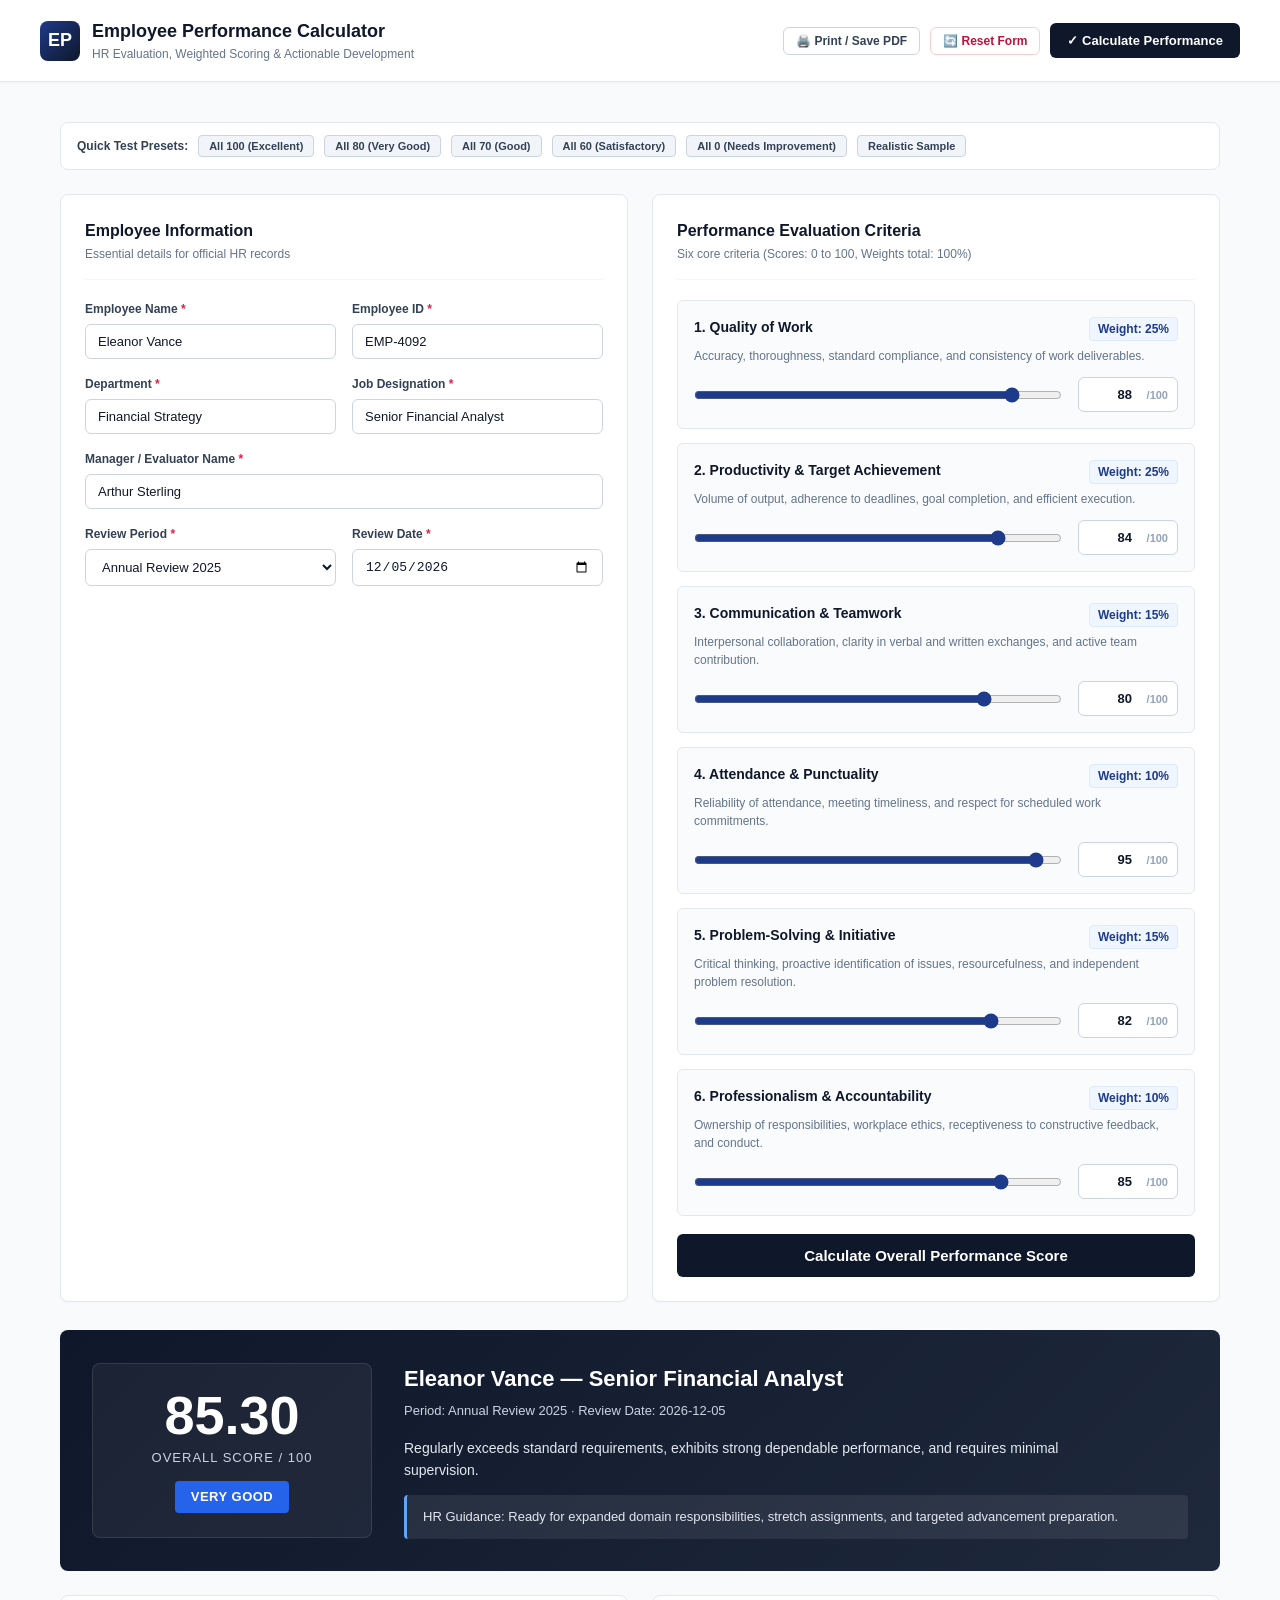
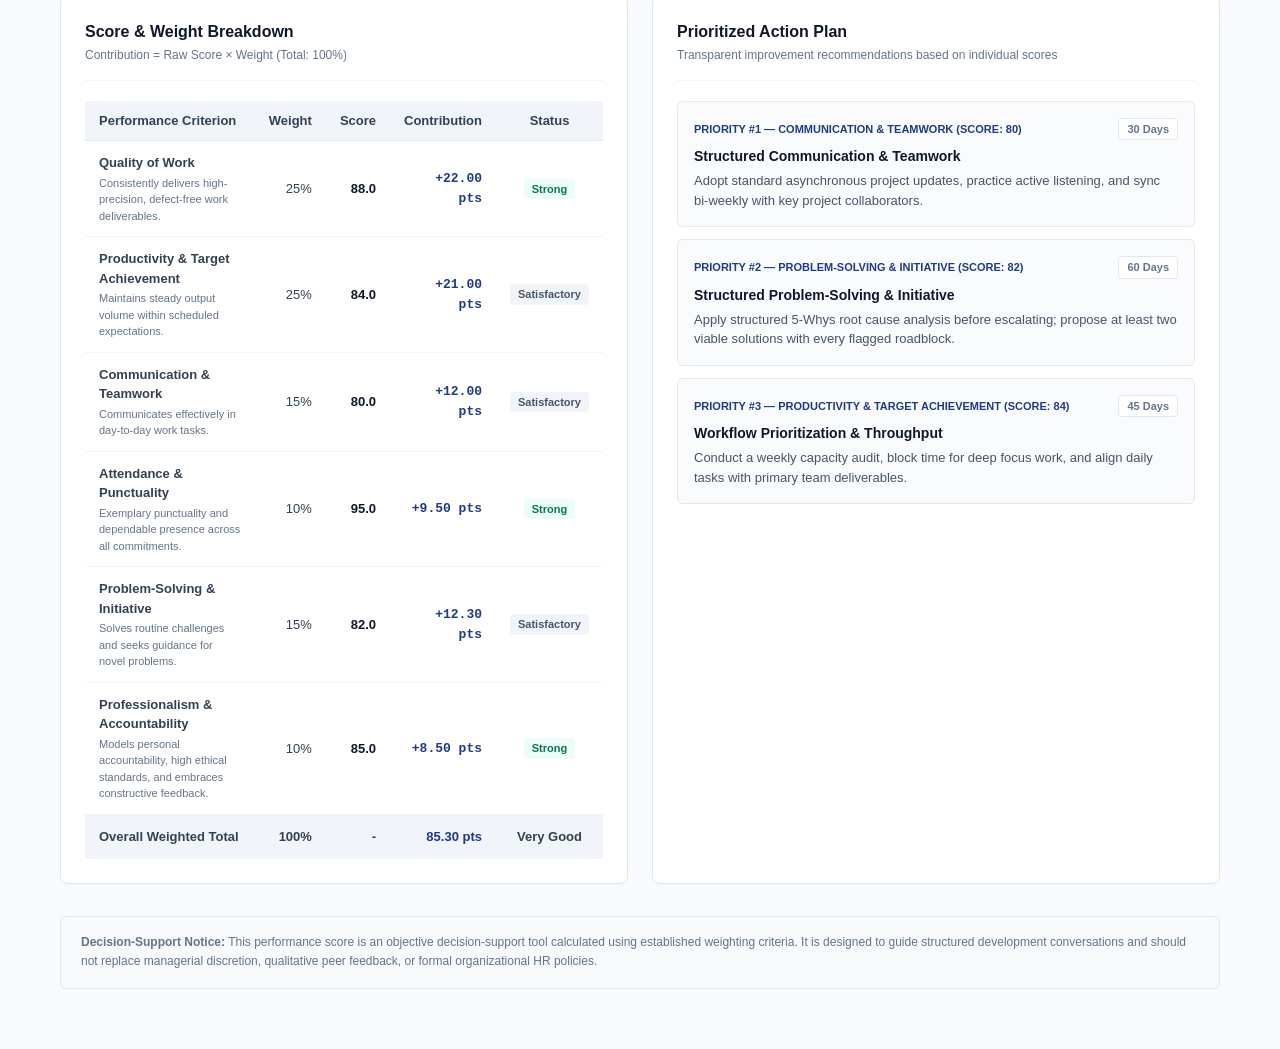
<file: public/employee-performance-calculator.html>
<!DOCTYPE html>
<html lang="en">
<head>
  <meta charset="UTF-8">
  <meta name="viewport" content="width=device-width, initial-scale=1.0">
  <title>Employee Performance Calculator - Standalone</title>
  <meta name="theme-color" content="#0f172a">
  <meta name="mobile-web-app-capable" content="yes">
  <meta name="apple-mobile-web-app-capable" content="yes">
  <meta name="apple-mobile-web-app-status-bar-style" content="black-translucent">
  <link rel="manifest" href="/manifest.json">
  <link rel="icon" type="image/svg+xml" href="/icon.svg">
  <link rel="apple-touch-icon" href="/apple-touch-icon.png">
  <style>
    :root {
      --navy-950: #0a1128;
      --navy-900: #0f172a;
      --navy-800: #1e293b;
      --slate-50: #f8fafc;
      --slate-100: #f1f5f9;
      --slate-200: #e2e8f0;
      --slate-300: #cbd5e1;
      --slate-400: #94a3b8;
      --slate-500: #64748b;
      --slate-600: #475569;
      --slate-700: #334155;
      --blue-600: #2563eb;
      --emerald-600: #059669;
      --amber-600: #d97706;
      --rose-600: #e11d48;
    }
    * { box-sizing: border-box; margin: 0; padding: 0; }
    body {
      font-family: -apple-system, BlinkMacSystemFont, "Segoe UI", Roboto, Helvetica, Arial, sans-serif;
      background-color: var(--slate-50);
      color: var(--navy-900);
      line-height: 1.5;
    }
    .container {
      max-width: 1200px;
      margin: 0 auto;
      padding: 24px 20px 60px 20px;
    }
    header {
      background-color: #ffffff;
      border-bottom: 1px solid var(--slate-200);
      padding: 18px 24px;
      position: sticky;
      top: 0;
      z-index: 30;
      box-shadow: 0 1px 3px rgba(0,0,0,0.03);
    }
    .header-inner {
      max-width: 1200px;
      margin: 0 auto;
      display: flex;
      justify-content: space-between;
      align-items: center;
      flex-wrap: wrap;
      gap: 16px;
    }
    .logo-area {
      display: flex;
      align-items: center;
      gap: 12px;
    }
    .logo-icon {
      width: 40px;
      height: 40px;
      background: linear-gradient(135deg, #1e3a8a, #0f172a);
      color: #ffffff;
      border-radius: 8px;
      display: flex;
      align-items: center;
      justify-content: center;
      font-weight: 700;
      font-size: 18px;
    }
    .logo-text h1 {
      font-size: 18px;
      font-weight: 700;
      color: var(--navy-900);
    }
    .logo-text p {
      font-size: 12px;
      color: var(--slate-500);
    }
    .header-actions {
      display: flex;
      gap: 10px;
      align-items: center;
      flex-wrap: wrap;
    }
    .btn {
      display: inline-flex;
      align-items: center;
      justify-content: center;
      gap: 8px;
      padding: 9px 16px;
      font-size: 13px;
      font-weight: 600;
      border-radius: 6px;
      cursor: pointer;
      transition: all 0.15s ease;
      text-decoration: none;
      border: 1px solid transparent;
      user-select: none;
    }
    .btn-primary {
      background-color: var(--navy-900);
      color: #ffffff;
    }
    .btn-primary:hover {
      background-color: #1e293b;
    }
    .btn-outline {
      background-color: #ffffff;
      border-color: var(--slate-300);
      color: var(--slate-700);
    }
    .btn-outline:hover {
      background-color: var(--slate-100);
      color: var(--navy-900);
    }
    .btn-danger {
      background-color: #ffffff;
      border-color: #fecdd3;
      color: #be123c;
    }
    .btn-danger:hover {
      background-color: #fff1f2;
    }
    .btn-sm {
      padding: 6px 12px;
      font-size: 12px;
    }
    .grid-2 {
      display: grid;
      grid-template-columns: 1fr 1fr;
      gap: 24px;
      margin-top: 24px;
    }
    @media (max-width: 900px) {
      .grid-2 { grid-template-columns: 1fr; }
    }
    .card {
      background: #ffffff;
      border: 1px solid var(--slate-200);
      border-radius: 8px;
      padding: 24px;
      box-shadow: 0 1px 3px rgba(0,0,0,0.02);
    }
    .card-header {
      padding-bottom: 16px;
      margin-bottom: 20px;
      border-bottom: 1px solid var(--slate-100);
    }
    .card-title {
      font-size: 16px;
      font-weight: 700;
      color: var(--navy-900);
    }
    .card-subtitle {
      font-size: 12px;
      color: var(--slate-500);
      margin-top: 2px;
    }
    .form-grid {
      display: grid;
      grid-template-columns: 1fr 1fr;
      gap: 16px;
    }
    @media (max-width: 600px) {
      .form-grid { grid-template-columns: 1fr; }
    }
    .form-group {
      display: flex;
      flex-direction: column;
      gap: 6px;
    }
    .form-group.full-width {
      grid-column: 1 / -1;
    }
    label {
      font-size: 12px;
      font-weight: 600;
      color: var(--slate-700);
    }
    label .req {
      color: #e11d48;
    }
    input[type="text"], input[type="date"], select, input[type="number"] {
      padding: 9px 12px;
      border: 1px solid var(--slate-300);
      border-radius: 6px;
      font-size: 13px;
      color: var(--navy-900);
      background-color: #ffffff;
      outline: none;
      width: 100%;
    }
    input:focus, select:focus {
      border-color: var(--blue-600);
      box-shadow: 0 0 0 3px rgba(37, 99, 235, 0.12);
    }
    .error-msg {
      font-size: 11px;
      color: #e11d48;
      display: none;
      margin-top: 2px;
    }
    .has-error input, .has-error select {
      border-color: #e11d48;
      background-color: #fff1f2;
    }
    .has-error .error-msg {
      display: block;
    }
    .criterion-item {
      padding: 16px;
      border: 1px solid var(--slate-200);
      border-radius: 6px;
      margin-bottom: 14px;
      background: #fafbfc;
    }
    .criterion-top {
      display: flex;
      justify-content: space-between;
      align-items: flex-start;
      margin-bottom: 6px;
    }
    .criterion-title {
      font-size: 14px;
      font-weight: 700;
      color: var(--navy-900);
    }
    .criterion-weight {
      font-size: 12px;
      font-weight: 700;
      color: #1e3a8a;
      background: #eff6ff;
      padding: 2px 8px;
      border-radius: 4px;
      border: 1px solid #dbeafe;
    }
    .criterion-desc {
      font-size: 12px;
      color: var(--slate-500);
      margin-bottom: 12px;
    }
    .score-controls {
      display: grid;
      grid-template-columns: 1fr 100px;
      gap: 16px;
      align-items: center;
    }
    input[type="range"] {
      width: 100%;
      accent-color: #1e3a8a;
      cursor: pointer;
    }
    .score-input-box {
      position: relative;
    }
    .score-input-box input {
      padding-right: 30px;
      font-weight: 700;
      text-align: right;
    }
    .score-input-box span {
      position: absolute;
      right: 10px;
      top: 50%;
      transform: translateY(-50%);
      font-size: 11px;
      color: var(--slate-400);
      font-weight: 600;
      pointer-events: none;
    }
    .preset-bar {
      margin-top: 16px;
      padding: 12px 16px;
      background: #ffffff;
      border: 1px solid var(--slate-200);
      border-radius: 8px;
      display: flex;
      align-items: center;
      gap: 10px;
      flex-wrap: wrap;
    }
    .preset-label {
      font-size: 12px;
      font-weight: 700;
      color: var(--slate-700);
    }
    .preset-btn {
      background: var(--slate-100);
      border: 1px solid var(--slate-300);
      padding: 4px 10px;
      font-size: 11px;
      font-weight: 600;
      color: var(--slate-700);
      border-radius: 4px;
      cursor: pointer;
    }
    .preset-btn:hover {
      background: var(--navy-900);
      color: #ffffff;
    }
    #resultsSection {
      display: none;
      margin-top: 28px;
    }
    .results-hero {
      background: linear-gradient(135deg, #0f172a 0%, #1e293b 100%);
      color: #ffffff;
      border-radius: 8px;
      padding: 32px;
      margin-bottom: 24px;
      display: grid;
      grid-template-columns: 280px 1fr;
      gap: 32px;
      align-items: center;
    }
    @media (max-width: 800px) {
      .results-hero { grid-template-columns: 1fr; text-align: center; }
    }
    .score-circle-box {
      display: flex;
      flex-direction: column;
      align-items: center;
      justify-content: center;
      background: rgba(255, 255, 255, 0.05);
      border: 1px solid rgba(255, 255, 255, 0.1);
      border-radius: 8px;
      padding: 24px 20px;
    }
    .score-large {
      font-size: 54px;
      font-weight: 800;
      line-height: 1;
      font-variant-numeric: tabular-nums;
    }
    .score-sub {
      font-size: 13px;
      color: var(--slate-300);
      margin-top: 6px;
      text-transform: uppercase;
      letter-spacing: 1px;
    }
    .rating-badge {
      display: inline-block;
      margin-top: 14px;
      padding: 6px 16px;
      border-radius: 4px;
      font-size: 13px;
      font-weight: 700;
      letter-spacing: 0.5px;
      text-transform: uppercase;
    }
    .rating-badge.excellent { background: #059669; color: #ffffff; }
    .rating-badge.very-good { background: #2563eb; color: #ffffff; }
    .rating-badge.good { background: #0d9488; color: #ffffff; }
    .rating-badge.satisfactory { background: #d97706; color: #ffffff; }
    .rating-badge.needs-improvement { background: #e11d48; color: #ffffff; }
    .summary-details h2 { font-size: 22px; font-weight: 700; margin-bottom: 6px; }
    .summary-meta { font-size: 13px; color: var(--slate-300); margin-bottom: 16px; }
    .summary-desc { font-size: 14px; color: var(--slate-200); line-height: 1.6; max-width: 700px; }
    .guidance-box {
      margin-top: 14px;
      padding: 12px 16px;
      background: rgba(255, 255, 255, 0.08);
      border-left: 3px solid #60a5fa;
      border-radius: 4px;
      font-size: 13px;
      color: #e2e8f0;
    }
    .table-container { overflow-x: auto; margin-top: 12px; }
    table { width: 100%; border-collapse: collapse; font-size: 13px; text-align: left; }
    th {
      background: var(--slate-100);
      padding: 10px 14px;
      font-weight: 700;
      color: var(--slate-700);
      border-bottom: 1px solid var(--slate-200);
    }
    td { padding: 12px 14px; border-bottom: 1px solid var(--slate-100); color: var(--slate-700); }
    .score-cell { font-weight: 700; color: var(--navy-900); }
    .contrib-cell { font-weight: 700; color: #1e3a8a; font-family: monospace; }
    .status-tag { font-size: 11px; font-weight: 600; padding: 2px 8px; border-radius: 4px; display: inline-block; }
    .status-strong { background: #ecfdf5; color: #047857; }
    .status-sat { background: #f1f5f9; color: #475569; }
    .status-growth { background: #fff1f2; color: #be123c; }
    .action-step-card {
      border: 1px solid var(--slate-200);
      border-radius: 6px;
      padding: 16px;
      margin-bottom: 12px;
      background: #fafbfc;
    }
    .action-step-header { display: flex; justify-content: space-between; align-items: center; margin-bottom: 6px; }
    .action-step-num { font-size: 11px; font-weight: 800; color: #1e3a8a; text-transform: uppercase; }
    .action-step-title { font-size: 14px; font-weight: 700; color: var(--navy-900); }
    .action-step-timeline {
      font-size: 11px;
      font-weight: 600;
      color: var(--slate-500);
      background: #ffffff;
      padding: 2px 8px;
      border-radius: 4px;
      border: 1px solid var(--slate-200);
    }
    .action-step-body { font-size: 13px; color: var(--slate-600); margin-top: 4px; }
    .disclaimer-box {
      margin-top: 32px;
      padding: 16px 20px;
      background: #f8fafc;
      border: 1px solid var(--slate-200);
      border-radius: 6px;
      font-size: 12px;
      color: var(--slate-500);
      line-height: 1.6;
    }
    @media print {
      body { background: #ffffff !important; color: #000000 !important; }
      header, .no-print, .preset-bar, #calculateBtn, #resetBtn { display: none !important; }
      #resultsSection { display: block !important; margin-top: 0 !important; }
      .container { max-width: 100% !important; padding: 0 !important; }
      .card { border: 1px solid #ccc !important; box-shadow: none !important; }
      .results-hero { background: #0f172a !important; color: #ffffff !important; -webkit-print-color-adjust: exact; print-color-adjust: exact; }
    }
  </style>
</head>
<body>

  <header>
    <div class="header-inner">
      <div class="logo-area">
        <div class="logo-icon">EP</div>
        <div class="logo-text">
          <h1>Employee Performance Calculator</h1>
          <p>HR Evaluation, Weighted Scoring & Actionable Development</p>
        </div>
      </div>
      <div class="header-actions no-print">
        <button type="button" class="btn btn-outline btn-sm" onclick="window.print()">
          🖨️ Print / Save PDF
        </button>
        <button type="button" class="btn btn-danger btn-sm" onclick="confirmReset()">
          🔄 Reset Form
        </button>
        <button type="button" class="btn btn-primary" onclick="handleCalculate()">
          ✓ Calculate Performance
        </button>
      </div>
    </div>
  </header>

  <div class="container">
    <div class="preset-bar no-print">
      <span class="preset-label">Quick Test Presets:</span>
      <button type="button" class="preset-btn" onclick="applyPreset(100)">All 100 (Excellent)</button>
      <button type="button" class="preset-btn" onclick="applyPreset(80)">All 80 (Very Good)</button>
      <button type="button" class="preset-btn" onclick="applyPreset(70)">All 70 (Good)</button>
      <button type="button" class="preset-btn" onclick="applyPreset(60)">All 60 (Satisfactory)</button>
      <button type="button" class="preset-btn" onclick="applyPreset(0)">All 0 (Needs Improvement)</button>
      <button type="button" class="preset-btn" onclick="loadSampleReview()">Realistic Sample</button>
    </div>

    <form id="evalForm" onsubmit="event.preventDefault(); handleCalculate();">
      <div class="grid-2">
        <div class="card">
          <div class="card-header">
            <h2 class="card-title">Employee Information</h2>
            <p class="card-subtitle">Essential details for official HR records</p>
          </div>
          <div class="form-grid">
            <div class="form-group" id="group_name">
              <label for="empName">Employee Name <span class="req">*</span></label>
              <input type="text" id="empName" placeholder="e.g. Eleanor Vance" required value="Eleanor Vance">
              <span class="error-msg">Employee name is required.</span>
            </div>

            <div class="form-group" id="group_id">
              <label for="empId">Employee ID <span class="req">*</span></label>
              <input type="text" id="empId" placeholder="e.g. EMP-4092" required value="EMP-4092">
              <span class="error-msg">Employee ID is required.</span>
            </div>

            <div class="form-group" id="group_dept">
              <label for="empDept">Department <span class="req">*</span></label>
              <input type="text" id="empDept" placeholder="e.g. Financial Strategy" required value="Financial Strategy">
              <span class="error-msg">Department is required.</span>
            </div>

            <div class="form-group" id="group_desig">
              <label for="empDesig">Job Designation <span class="req">*</span></label>
              <input type="text" id="empDesig" placeholder="e.g. Senior Financial Analyst" required value="Senior Financial Analyst">
              <span class="error-msg">Job designation is required.</span>
            </div>

            <div class="form-group full-width" id="group_mgr">
              <label for="mgrName">Manager / Evaluator Name <span class="req">*</span></label>
              <input type="text" id="mgrName" placeholder="e.g. Arthur Sterling" required value="Arthur Sterling">
              <span class="error-msg">Manager name is required.</span>
            </div>

            <div class="form-group" id="group_period">
              <label for="reviewPeriod">Review Period <span class="req">*</span></label>
              <select id="reviewPeriod" required>
                <option value="Annual Review 2025" selected>Annual Review 2025</option>
                <option value="Annual Review 2026">Annual Review 2026</option>
                <option value="Q1 2026">Q1 2026</option>
                <option value="Q2 2026">Q2 2026</option>
                <option value="Q3 2026">Q3 2026</option>
                <option value="Q4 2026">Q4 2026</option>
                <option value="Mid-Year Review 2026">Mid-Year Review 2026</option>
                <option value="Probationary 90-Day Review">Probationary 90-Day Review</option>
              </select>
              <span class="error-msg">Review period is required.</span>
            </div>

            <div class="form-group" id="group_date">
              <label for="reviewDate">Review Date <span class="req">*</span></label>
              <input type="date" id="reviewDate" required>
              <span class="error-msg">Review date is required.</span>
            </div>
          </div>
        </div>

        <div class="card">
          <div class="card-header">
            <h2 class="card-title">Performance Evaluation Criteria</h2>
            <p class="card-subtitle">Six core criteria (Scores: 0 to 100, Weights total: 100%)</p>
          </div>

          <div class="criterion-item" id="crit_quality">
            <div class="criterion-top">
              <span class="criterion-title">1. Quality of Work</span>
              <span class="criterion-weight">Weight: 25%</span>
            </div>
            <div class="criterion-desc">Accuracy, thoroughness, standard compliance, and consistency of work deliverables.</div>
            <div class="score-controls">
              <input type="range" id="range_quality" min="0" max="100" value="88" oninput="syncScore('quality', this.value)">
              <div class="score-input-box">
                <input type="number" id="score_quality" min="0" max="100" value="88" oninput="syncRange('quality', this.value)">
                <span>/100</span>
              </div>
            </div>
            <span class="error-msg" id="err_quality">Enter a valid score between 0 and 100.</span>
          </div>

          <div class="criterion-item" id="crit_productivity">
            <div class="criterion-top">
              <span class="criterion-title">2. Productivity & Target Achievement</span>
              <span class="criterion-weight">Weight: 25%</span>
            </div>
            <div class="criterion-desc">Volume of output, adherence to deadlines, goal completion, and efficient execution.</div>
            <div class="score-controls">
              <input type="range" id="range_productivity" min="0" max="100" value="84" oninput="syncScore('productivity', this.value)">
              <div class="score-input-box">
                <input type="number" id="score_productivity" min="0" max="100" value="84" oninput="syncRange('productivity', this.value)">
                <span>/100</span>
              </div>
            </div>
            <span class="error-msg" id="err_productivity">Enter a valid score between 0 and 100.</span>
          </div>

          <div class="criterion-item" id="crit_communication">
            <div class="criterion-top">
              <span class="criterion-title">3. Communication & Teamwork</span>
              <span class="criterion-weight">Weight: 15%</span>
            </div>
            <div class="criterion-desc">Interpersonal collaboration, clarity in verbal and written exchanges, and active team contribution.</div>
            <div class="score-controls">
              <input type="range" id="range_communication" min="0" max="100" value="80" oninput="syncScore('communication', this.value)">
              <div class="score-input-box">
                <input type="number" id="score_communication" min="0" max="100" value="80" oninput="syncRange('communication', this.value)">
                <span>/100</span>
              </div>
            </div>
            <span class="error-msg" id="err_communication">Enter a valid score between 0 and 100.</span>
          </div>

          <div class="criterion-item" id="crit_attendance">
            <div class="criterion-top">
              <span class="criterion-title">4. Attendance & Punctuality</span>
              <span class="criterion-weight">Weight: 10%</span>
            </div>
            <div class="criterion-desc">Reliability of attendance, meeting timeliness, and respect for scheduled work commitments.</div>
            <div class="score-controls">
              <input type="range" id="range_attendance" min="0" max="100" value="95" oninput="syncScore('attendance', this.value)">
              <div class="score-input-box">
                <input type="number" id="score_attendance" min="0" max="100" value="95" oninput="syncRange('attendance', this.value)">
                <span>/100</span>
              </div>
            </div>
            <span class="error-msg" id="err_attendance">Enter a valid score between 0 and 100.</span>
          </div>

          <div class="criterion-item" id="crit_problem_solving">
            <div class="criterion-top">
              <span class="criterion-title">5. Problem-Solving & Initiative</span>
              <span class="criterion-weight">Weight: 15%</span>
            </div>
            <div class="criterion-desc">Critical thinking, proactive identification of issues, resourcefulness, and independent problem resolution.</div>
            <div class="score-controls">
              <input type="range" id="range_problem_solving" min="0" max="100" value="82" oninput="syncScore('problem_solving', this.value)">
              <div class="score-input-box">
                <input type="number" id="score_problem_solving" min="0" max="100" value="82" oninput="syncRange('problem_solving', this.value)">
                <span>/100</span>
              </div>
            </div>
            <span class="error-msg" id="err_problem_solving">Enter a valid score between 0 and 100.</span>
          </div>

          <div class="criterion-item" id="crit_professionalism">
            <div class="criterion-top">
              <span class="criterion-title">6. Professionalism & Accountability</span>
              <span class="criterion-weight">Weight: 10%</span>
            </div>
            <div class="criterion-desc">Ownership of responsibilities, workplace ethics, receptiveness to constructive feedback, and conduct.</div>
            <div class="score-controls">
              <input type="range" id="range_professionalism" min="0" max="100" value="85" oninput="syncScore('professionalism', this.value)">
              <div class="score-input-box">
                <input type="number" id="score_professionalism" min="0" max="100" value="85" oninput="syncRange('professionalism', this.value)">
                <span>/100</span>
              </div>
            </div>
            <span class="error-msg" id="err_professionalism">Enter a valid score between 0 and 100.</span>
          </div>

          <div style="margin-top: 18px;" class="no-print">
            <button type="submit" id="calculateBtn" class="btn btn-primary" style="width: 100%; padding: 12px; font-size: 15px;">
              Calculate Overall Performance Score
            </button>
          </div>
        </div>
      </div>
    </form>

    <section id="resultsSection">
      <div class="results-hero">
        <div class="score-circle-box">
          <div class="score-large" id="resOverallScore">85.00</div>
          <div class="score-sub">Overall Score / 100</div>
          <div class="rating-badge" id="resRatingBadge">VERY GOOD</div>
        </div>
        <div class="summary-details">
          <h2 id="resEmployeeHeadline">Performance Evaluation Summary</h2>
          <div class="summary-meta" id="resMetaText">Period: Annual Review 2025 · Evaluated on Oct 11, 2026</div>
          <p class="summary-desc" id="resRatingSummary">Performance assessment description will appear here.</p>
          <div class="guidance-box" id="resRatingGuidance">Organizational guidance details.</div>
        </div>
      </div>

      <div class="grid-2">
        <div class="card">
          <div class="card-header">
            <h2 class="card-title">Score & Weight Breakdown</h2>
            <p class="card-subtitle">Contribution = Raw Score × Weight (Total: 100%)</p>
          </div>
          <div class="table-container">
            <table>
              <thead>
                <tr>
                  <th>Performance Criterion</th>
                  <th style="text-align: right;">Weight</th>
                  <th style="text-align: right;">Score</th>
                  <th style="text-align: right;">Contribution</th>
                  <th style="text-align: center;">Status</th>
                </tr>
              </thead>
              <tbody id="breakdownTbody"></tbody>
              <tfoot>
                <tr style="background: var(--slate-100); font-weight: 700;">
                  <td>Overall Weighted Total</td>
                  <td style="text-align: right;">100%</td>
                  <td style="text-align: right;">-</td>
                  <td style="text-align: right; color: #1e3a8a;" id="tableTotalContrib">0.00 pts</td>
                  <td style="text-align: center;" id="tableRatingLabel">RATING</td>
                </tr>
              </tfoot>
            </table>
          </div>
        </div>

        <div class="card">
          <div class="card-header">
            <h2 class="card-title">Prioritized Action Plan</h2>
            <p class="card-subtitle">Transparent improvement recommendations based on individual scores</p>
          </div>
          <div id="actionsContainer"></div>
        </div>
      </div>

      <div class="disclaimer-box">
        <strong>Decision-Support Notice:</strong> This performance score is an objective decision-support tool calculated using established weighting criteria. It is designed to guide structured development conversations and should not replace managerial discretion, qualitative peer feedback, or formal organizational HR policies.
      </div>
    </section>
  </div>

  <script>
    document.getElementById('reviewDate').value = new Date().toISOString().split('T')[0];

    const CRITERIA_CONFIG = [
      { id: 'quality', name: 'Quality of Work', weight: 0.25, pct: 25 },
      { id: 'productivity', name: 'Productivity & Target Achievement', weight: 0.25, pct: 25 },
      { id: 'communication', name: 'Communication & Teamwork', weight: 0.15, pct: 15 },
      { id: 'attendance', name: 'Attendance & Punctuality', weight: 0.10, pct: 10 },
      { id: 'problem_solving', name: 'Problem-Solving & Initiative', weight: 0.15, pct: 15 },
      { id: 'professionalism', name: 'Professionalism & Accountability', weight: 0.10, pct: 10 }
    ];

    const FEEDBACK_RULES = {
      quality: {
        strong: 'Consistently delivers high-precision, defect-free work deliverables.',
        mod: 'Maintains acceptable standard of work with occasional revisions.',
        low: 'Frequent errors or rework identified; requires supervisor checkpoints.',
        title: 'Quality Assurance & Defect Reduction',
        rec: 'Implement pre-submission checklists, conduct peer reviews on major deliverables, and root-cause recurrent quality defects.',
        timeline: '30 Days'
      },
      productivity: {
        strong: 'Exceeds target output volume and consistently meets critical milestones.',
        mod: 'Maintains steady output volume within scheduled expectations.',
        low: 'Backlog volume or missed milestone commitments observed.',
        title: 'Workflow Prioritization & Throughput',
        rec: 'Conduct a weekly capacity audit, block time for deep focus work, and align daily tasks with primary team deliverables.',
        timeline: '45 Days'
      },
      communication: {
        strong: 'Proactive collaborator who communicates transparently with peers and stakeholders.',
        mod: 'Communicates effectively in day-to-day work tasks.',
        low: 'Information delays or team collaboration friction observed.',
        title: 'Structured Communication & Teamwork',
        rec: 'Adopt standard asynchronous project updates, practice active listening, and sync bi-weekly with key project collaborators.',
        timeline: '30 Days'
      },
      attendance: {
        strong: 'Exemplary punctuality and dependable presence across all commitments.',
        mod: 'Attendance meets standard organizational expectations.',
        low: 'Patterns of tardiness or unannounced schedule deviations noted.',
        title: 'Schedule Adherence & Reliability',
        rec: 'Review scheduling barriers fairly; institute proactive 24-hour advance communication for any unavoidable schedule shifts.',
        timeline: 'Immediate'
      },
      problem_solving: {
        strong: 'Demonstrates outstanding initiative, critical thinking, and autonomy in troubleshooting.',
        mod: 'Solves routine challenges and seeks guidance for novel problems.',
        low: 'Relies heavily on manager guidance for routine issues; hesitates to take initiative.',
        title: 'Structured Problem-Solving & Initiative',
        rec: 'Apply structured 5-Whys root cause analysis before escalating; propose at least two viable solutions with every flagged roadblock.',
        timeline: '60 Days'
      },
      professionalism: {
        strong: 'Models personal accountability, high ethical standards, and embraces constructive feedback.',
        mod: 'Maintains professional workplace conduct and respects feedback.',
        low: 'Lapses in accountability, delayed ownership, or defensive response to critique.',
        title: 'Ownership & Feedback Integration',
        rec: 'Establish clear milestone accountability logs and document agreed action steps following performance 1-on-1s.',
        timeline: '30 Days'
      }
    };

    function syncScore(id, val) {
      document.getElementById('score_' + id).value = val;
      clearCriterionError(id);
    }

    function syncRange(id, val) {
      let num = parseFloat(val);
      if (!isNaN(num) && num >= 0 && num <= 100) {
        document.getElementById('range_' + id).value = num;
        clearCriterionError(id);
      }
    }

    function clearCriterionError(id) {
      const err = document.getElementById('err_' + id);
      if (err) err.style.display = 'none';
      const item = document.getElementById('crit_' + id);
      if (item) item.style.borderColor = 'var(--slate-200)';
    }

    function applyPreset(score) {
      CRITERIA_CONFIG.forEach(c => {
        document.getElementById('score_' + c.id).value = score;
        document.getElementById('range_' + c.id).value = score;
        clearCriterionError(c.id);
      });
      handleCalculate();
    }

    function loadSampleReview() {
      document.getElementById('empName').value = 'Sarah Jenkins';
      document.getElementById('empId').value = 'EMP-1042';
      document.getElementById('empDept').value = 'Engineering & Technology';
      document.getElementById('empDesig').value = 'Lead Software Architect';
      document.getElementById('mgrName').value = 'David Vance';
      document.getElementById('reviewPeriod').value = 'Annual Review 2025';
      const sample = { quality: 92, productivity: 88, communication: 78, attendance: 95, problem_solving: 84, professionalism: 80 };
      Object.keys(sample).forEach(k => {
        document.getElementById('score_' + k).value = sample[k];
        document.getElementById('range_' + k).value = sample[k];
        clearCriterionError(k);
      });
      handleCalculate();
    }

    function validate() {
      let isValid = true;
      const requiredFields = [
        { id: 'empName', group: 'group_name' },
        { id: 'empId', group: 'group_id' },
        { id: 'empDept', group: 'group_dept' },
        { id: 'empDesig', group: 'group_desig' },
        { id: 'mgrName', group: 'group_mgr' },
        { id: 'reviewPeriod', group: 'group_period' },
        { id: 'reviewDate', group: 'group_date' }
      ];

      requiredFields.forEach(f => {
        const el = document.getElementById(f.id);
        const grp = document.getElementById(f.group);
        if (!el.value || el.value.trim() === '') {
          grp.classList.add('has-error');
          isValid = false;
        } else {
          grp.classList.remove('has-error');
        }
      });

      CRITERIA_CONFIG.forEach(c => {
        const val = document.getElementById('score_' + c.id).value;
        const num = parseFloat(val);
        const err = document.getElementById('err_' + c.id);
        const item = document.getElementById('crit_' + c.id);
        if (val === '' || isNaN(num) || num < 0 || num > 100) {
          err.style.display = 'block';
          item.style.borderColor = '#e11d48';
          isValid = false;
        } else {
          err.style.display = 'none';
          item.style.borderColor = 'var(--slate-200)';
        }
      });

      return isValid;
    }

    function getRating(score) {
      const rounded = Math.round(score * 100) / 100;
      if (rounded >= 90.0) {
        return {
          rating: 'Excellent',
          badgeClass: 'excellent',
          summary: 'Consistently surpasses role standards with exemplary quality, autonomy, and positive organizational impact.',
          guidance: 'Eligible for leadership pipelines, special innovation initiatives, peer mentorship roles, and top-tier merit consideration.'
        };
      } else if (rounded >= 80.0) {
        return {
          rating: 'Very Good',
          badgeClass: 'very-good',
          summary: 'Regularly exceeds standard requirements, exhibits strong dependable performance, and requires minimal supervision.',
          guidance: 'Ready for expanded domain responsibilities, stretch assignments, and targeted advancement preparation.'
        };
      } else if (rounded >= 70.0) {
        return {
          rating: 'Good',
          badgeClass: 'good',
          summary: 'Consistently meets core role competencies and target outcomes in a reliable manner with occasional areas for refinement.',
          guidance: 'Maintain stable performance while focusing on prioritized improvement actions to progress toward Very Good.'
        };
      } else if (rounded >= 60.0) {
        return {
          rating: 'Satisfactory',
          badgeClass: 'satisfactory',
          summary: 'Meets minimum job baselines but demonstrates noticeable inconsistencies across key deliverables or core competencies.',
          guidance: 'Requires focused developmental coaching, bi-weekly check-ins, and targeted skill reinforcement in lower-scoring criteria.'
        };
      } else {
        return {
          rating: 'Needs Improvement',
          badgeClass: 'needs-improvement',
          summary: 'Fails to consistently satisfy essential job expectations and key performance benchmarks. Requires formal intervention.',
          guidance: 'Immediate establishment of a structured Performance Improvement Plan (PIP) with clearly defined 30/60-day milestones and manager support.'
        };
      }
    }

    function handleCalculate() {
      if (!validate()) {
        const firstError = document.querySelector('.has-error, [style*="#e11d48"]');
        if (firstError) firstError.scrollIntoView({ behavior: 'smooth', block: 'center' });
        return;
      }

      let totalScore = 0;
      const criterionResults = CRITERIA_CONFIG.map(c => {
        const raw = parseFloat(document.getElementById('score_' + c.id).value) || 0;
        const contrib = raw * c.weight;
        totalScore += contrib;
        
        let status = 'Satisfactory';
        let statusClass = 'status-sat';
        let obs = FEEDBACK_RULES[c.id].mod;
        if (raw >= 85) {
          status = 'Strong';
          statusClass = 'status-strong';
          obs = FEEDBACK_RULES[c.id].strong;
        } else if (raw < 70) {
          status = 'Growth Area';
          statusClass = 'status-growth';
          obs = FEEDBACK_RULES[c.id].low;
        }

        return {
          id: c.id,
          name: c.name,
          weightPct: c.pct,
          rawScore: raw,
          contrib: contrib,
          status: status,
          statusClass: statusClass,
          obs: obs,
          rule: FEEDBACK_RULES[c.id]
        };
      });

      const finalScore = Math.round(totalScore * 100) / 100;
      const ratingInfo = getRating(finalScore);

      document.getElementById('resOverallScore').innerText = finalScore.toFixed(2);
      const badge = document.getElementById('resRatingBadge');
      badge.innerText = ratingInfo.rating;
      badge.className = 'rating-badge ' + ratingInfo.badgeClass;

      const empName = document.getElementById('empName').value;
      const empDesig = document.getElementById('empDesig').value;
      const period = document.getElementById('reviewPeriod').value;
      const date = document.getElementById('reviewDate').value;
      
      document.getElementById('resEmployeeHeadline').innerText = empName + ' — ' + empDesig;
      document.getElementById('resMetaText').innerText = 'Period: ' + period + ' · Review Date: ' + date;
      document.getElementById('resRatingSummary').innerText = ratingInfo.summary;
      document.getElementById('resRatingGuidance').innerText = 'HR Guidance: ' + ratingInfo.guidance;

      const tbody = document.getElementById('breakdownTbody');
      tbody.innerHTML = '';
      criterionResults.forEach(item => {
        const tr = document.createElement('tr');
        tr.innerHTML = `
          <td>
            <strong>${item.name}</strong>
            <div style="font-size: 11px; color: var(--slate-500); margin-top: 2px;">${item.obs}</div>
          </td>
          <td style="text-align: right;">${item.weightPct}%</td>
          <td style="text-align: right;" class="score-cell">${item.rawScore.toFixed(1)}</td>
          <td style="text-align: right;" class="contrib-cell">+${item.contrib.toFixed(2)} pts</td>
          <td style="text-align: center;"><span class="status-tag ${item.statusClass}">${item.status}</span></td>
        `;
        tbody.appendChild(tr);
      });

      document.getElementById('tableTotalContrib').innerText = finalScore.toFixed(2) + ' pts';
      document.getElementById('tableRatingLabel').innerText = ratingInfo.rating;

      const sortedByAsc = [...criterionResults].sort((a, b) => a.rawScore - b.rawScore);
      const actionsContainer = document.getElementById('actionsContainer');
      actionsContainer.innerHTML = '';
      
      sortedByAsc.slice(0, 3).forEach((item, idx) => {
        const div = document.createElement('div');
        div.className = 'action-step-card';
        div.innerHTML = `
          <div class="action-step-header">
            <span class="action-step-num">Priority #${idx + 1} — ${item.name} (Score: ${item.rawScore})</span>
            <span class="action-step-timeline">${item.rule.timeline}</span>
          </div>
          <div class="action-step-title">${item.rule.title}</div>
          <div class="action-step-body">${item.rule.rec}</div>
        `;
        actionsContainer.appendChild(div);
      });

      const resSection = document.getElementById('resultsSection');
      resSection.style.display = 'block';
      resSection.scrollIntoView({ behavior: 'smooth', block: 'start' });
    }

    function confirmReset() {
      if (confirm('Are you sure you want to reset the entire form and clear all scores and calculated results?')) {
        document.getElementById('evalForm').reset();
        document.getElementById('reviewDate').value = new Date().toISOString().split('T')[0];
        document.getElementById('resultsSection').style.display = 'none';
        CRITERIA_CONFIG.forEach(c => {
          document.getElementById('score_' + c.id).value = 75;
          document.getElementById('range_' + c.id).value = 75;
          clearCriterionError(c.id);
        });
        document.querySelectorAll('.has-error').forEach(el => el.classList.remove('has-error'));
        window.scrollTo({ top: 0, behavior: 'smooth' });
      }
    }

    // Auto-calculate on initial page load
    window.addEventListener('DOMContentLoaded', () => {
      handleCalculate();
    });
  </script>
</body>
</html>
</file>
